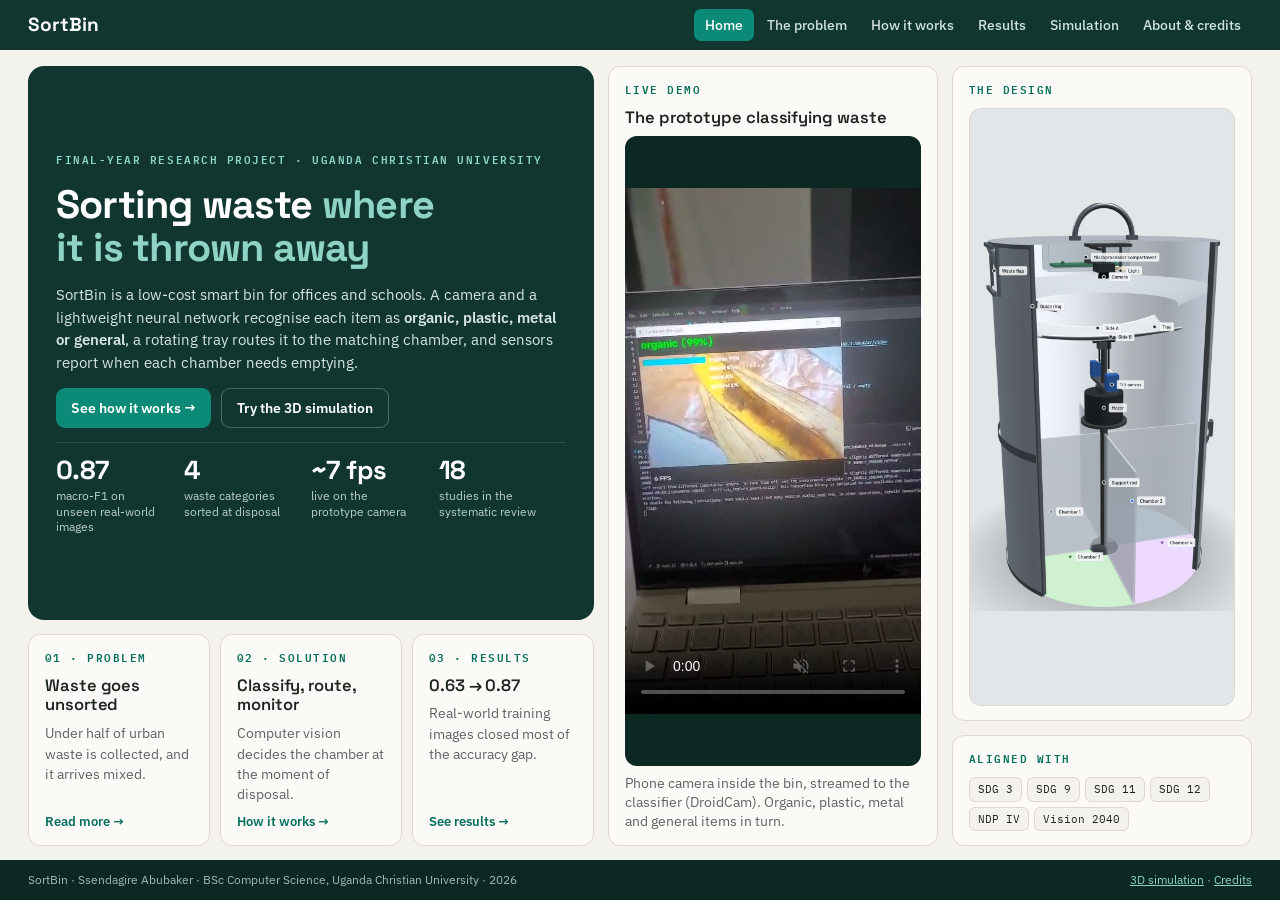
<file: index.html>
<!doctype html>
<html lang="en">
<head>
<meta charset="utf-8">
<meta name="viewport" content="width=device-width, initial-scale=1">
<title>Home · SortBin</title>
<meta name="description" content="SortBin: a low-cost smart bin that classifies and sorts waste where it is thrown away.">
<link rel="icon" href="data:image/svg+xml,<svg viewBox='0 0 32 32' xmlns='http://www.w3.org/2000/svg'><rect x='5' y='4' width='22' height='26' rx='5' fill='%230b8a78'/><circle cx='12' cy='13' r='3.2' fill='%234d8f3c' stroke='%23fff' stroke-width='1.2'/><circle cx='20' cy='13' r='3.2' fill='%233a7bd5' stroke='%23fff' stroke-width='1.2'/><circle cx='12' cy='21' r='3.2' fill='%23b07a2a' stroke='%23fff' stroke-width='1.2'/><circle cx='20' cy='21' r='3.2' fill='%238e5bb5' stroke='%23fff' stroke-width='1.2'/></svg>">
<link rel="preconnect" href="https://fonts.googleapis.com"><link rel="preconnect" href="https://fonts.gstatic.com" crossorigin><link href="https://fonts.googleapis.com/css2?family=IBM+Plex+Mono:wght@500;600&family=IBM+Plex+Sans:ital,wght@0,400;0,500;0,600;1,400&family=Space+Grotesk:wght@500;600;700&display=swap" rel="stylesheet">
<link rel="stylesheet" href="style.css">
</head>
<body class="fit">
<header class="nav"><div class="in">
  <a class="brand" href="index.html">SortBin</a>
  <nav class="links" aria-label="Main"><a href="index.html" aria-current="page">Home</a><a href="problem.html">The problem</a><a href="solution.html">How it works</a><a href="results.html">Results</a><a href="simulation.html">Simulation</a><a href="about.html">About & credits</a></nav>
</div></header>
<main>

<div class="grid cols-home">
  <div class="stack">
    <section class="hero">
      <div class="eyebrow">Final-year research project · Uganda Christian University</div>
      <h1>Sorting waste <em>where it is thrown away</em></h1>
      <p class="lead">SortBin is a low-cost smart bin for offices and schools. A camera and a lightweight neural network recognise each item as <b>organic, plastic, metal or general</b>, a rotating tray routes it to the matching chamber, and sensors report when each chamber needs emptying.</p>
      <div class="btns"><a class="btn primary" href="solution.html">See how it works →</a><a class="btn ghost" href="simulation.html">Try the 3D simulation</a></div>
      <div class="kn">
        <div><div class="n">0.87</div><div class="t">macro-F1 on unseen real-world images</div></div>
        <div><div class="n">4</div><div class="t">waste categories sorted at disposal</div></div>
        <div><div class="n">~7 fps</div><div class="t">live on the prototype camera</div></div>
        <div><div class="n">18</div><div class="t">studies in the systematic review</div></div>
      </div>
    </section>
    <div class="row3">
      <a class="panel card" href="problem.html"><div class="kick">01 · Problem</div><h2>Waste goes unsorted</h2><p class="muted">Under half of urban waste is collected, and it arrives mixed.</p><span class="more">Read more →</span></a>
      <a class="panel card" href="solution.html"><div class="kick">02 · Solution</div><h2>Classify, route, monitor</h2><p class="muted">Computer vision decides the chamber at the moment of disposal.</p><span class="more">How it works →</span></a>
      <a class="panel card" href="results.html"><div class="kick">03 · Results</div><h2>0.63 → 0.87</h2><p class="muted">Real-world training images closed most of the accuracy gap.</p><span class="more">See results →</span></a>
    </div>
  </div>
  <section class="panel">
    <div class="kick">Live demo</div><h2>The prototype classifying waste</h2>
    <div class="vid"><video controls muted playsinline preload="metadata" poster="assets/demo_poster.jpg" width="478" height="850"><source src="assets/demo.mp4" type="video/mp4">Your browser cannot play this video.</video></div>
    <p class="vidcap">Phone camera inside the bin, streamed to the classifier (DroidCam). Organic, plastic, metal and general items in turn.</p>
  </section>
  <div class="stack">
    <figure class="panel" style="flex:1"><div class="kick">The design</div><div class="cutfig"><img src="assets/sim_cutaway.jpg" alt="Cutaway of the SortBin design" width="900" height="1394"></div></figure>
    <section class="panel"><div class="kick">Aligned with</div><div class="chips"><span class="chip">SDG 3</span><span class="chip">SDG 9</span><span class="chip">SDG 11</span><span class="chip">SDG 12</span><span class="chip">NDP IV</span><span class="chip">Vision 2040</span></div></section>
  </div>
</div>

</main>
<footer class="site"><div class="in">
  <span>SortBin · Ssendagire Abubaker · BSc Computer Science, Uganda Christian University · 2026</span>
  <span><a href="simulation.html">3D simulation</a> · <a href="about.html">Credits</a></span>
</div></footer>
<script>
document.querySelectorAll('[data-tabs]').forEach(function(g){
  var btns=[].slice.call(g.querySelectorAll('[role=tab]'));
  btns.forEach(function(b,i){
    b.addEventListener('click',function(){select(i)});
    b.addEventListener('keydown',function(e){
      if(e.key==='ArrowRight'){select((i+1)%btns.length);btns[(i+1)%btns.length].focus()}
      if(e.key==='ArrowLeft'){select((i-1+btns.length)%btns.length);btns[(i-1+btns.length)%btns.length].focus()}
    });
  });
  function select(i){btns.forEach(function(x,j){x.setAttribute('aria-selected',j===i);x.tabIndex=j===i?0:-1;
    document.getElementById(x.getAttribute('aria-controls')).hidden=j!==i;});}
});
</script>
</body>
</html>
</file>
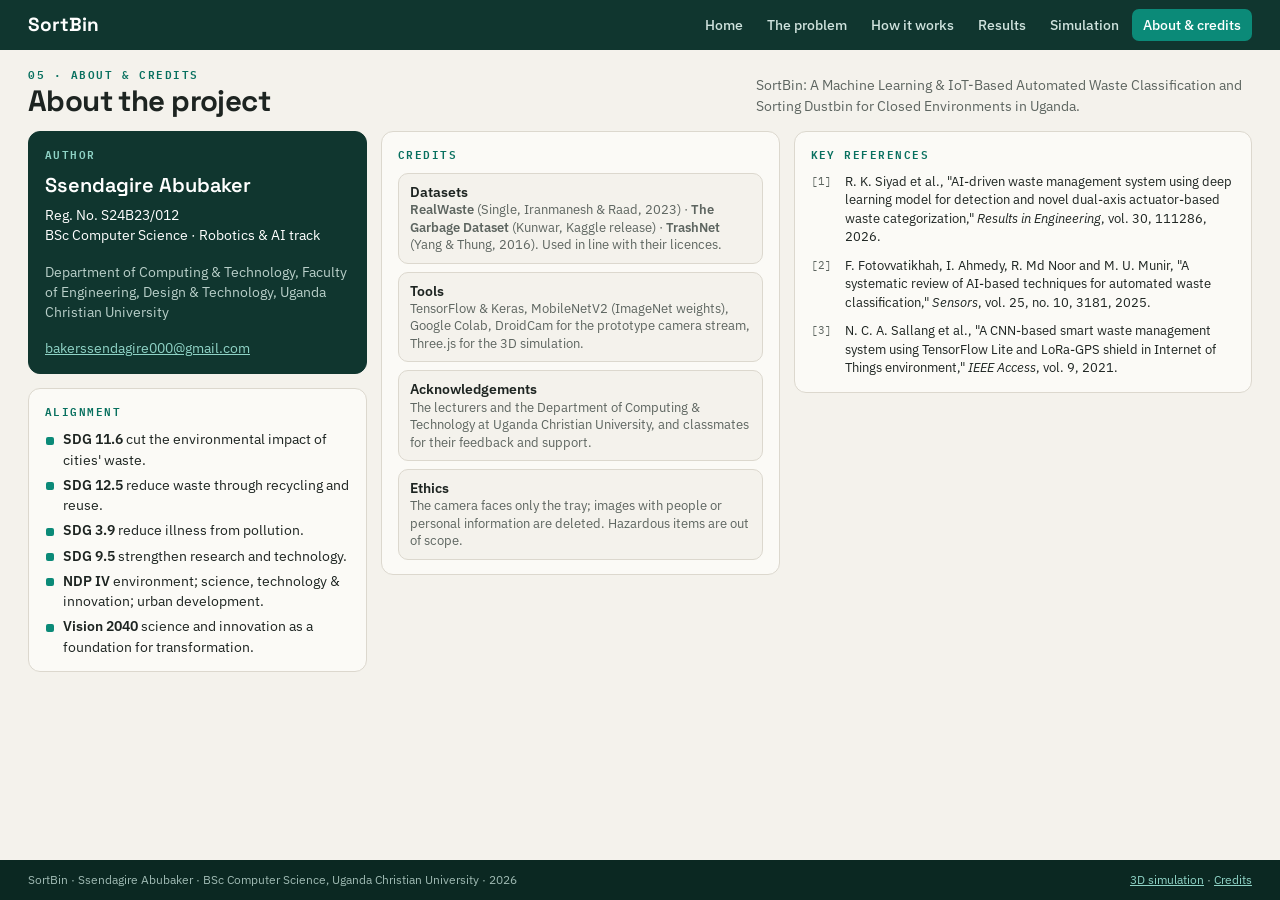
<file: about.html>
<!doctype html>
<html lang="en">
<head>
<meta charset="utf-8">
<meta name="viewport" content="width=device-width, initial-scale=1">
<title>About & credits · SortBin</title>
<meta name="description" content="About the SortBin project, credits and references.">
<link rel="icon" href="data:image/svg+xml,<svg viewBox='0 0 32 32' xmlns='http://www.w3.org/2000/svg'><rect x='5' y='4' width='22' height='26' rx='5' fill='%230b8a78'/><circle cx='12' cy='13' r='3.2' fill='%234d8f3c' stroke='%23fff' stroke-width='1.2'/><circle cx='20' cy='13' r='3.2' fill='%233a7bd5' stroke='%23fff' stroke-width='1.2'/><circle cx='12' cy='21' r='3.2' fill='%23b07a2a' stroke='%23fff' stroke-width='1.2'/><circle cx='20' cy='21' r='3.2' fill='%238e5bb5' stroke='%23fff' stroke-width='1.2'/></svg>">
<link rel="preconnect" href="https://fonts.googleapis.com"><link rel="preconnect" href="https://fonts.gstatic.com" crossorigin><link href="https://fonts.googleapis.com/css2?family=IBM+Plex+Mono:wght@500;600&family=IBM+Plex+Sans:ital,wght@0,400;0,500;0,600;1,400&family=Space+Grotesk:wght@500;600;700&display=swap" rel="stylesheet">
<link rel="stylesheet" href="style.css">
</head>
<body class="fit">
<header class="nav"><div class="in">
  <a class="brand" href="index.html">SortBin</a>
  <nav class="links" aria-label="Main"><a href="index.html">Home</a><a href="problem.html">The problem</a><a href="solution.html">How it works</a><a href="results.html">Results</a><a href="simulation.html">Simulation</a><a href="about.html" aria-current="page">About & credits</a></nav>
</div></header>
<main>
<div class="titlebar"><div><div class="eyebrow">05 · About & credits</div><h1>About the project</h1></div><p class="lead">SortBin: A Machine Learning &amp; IoT-Based Automated Waste Classification and Sorting Dustbin for Closed Environments in Uganda.</p></div>
<div class="grid cols-about">
  <div class="stack">
    <section class="panel dark">
      <div class="kick">Author</div>
      <h2 style="font-size:20px">Ssendagire Abubaker</h2>
      <p>Reg. No. S24B23/012<br>BSc Computer Science · Robotics &amp; AI track</p>
      <p class="muted">Department of Computing &amp; Technology, Faculty of Engineering, Design &amp; Technology, Uganda Christian University</p>
      <p><a href="mailto:bakerssendagire000@gmail.com" style="color:var(--mint)">bakerssendagire000@gmail.com</a></p>
    </section>
    <section class="panel">
      <div class="kick">Alignment</div>
      <ul class="dots">
        <li><b>SDG 11.6</b> cut the environmental impact of cities' waste.</li>
        <li><b>SDG 12.5</b> reduce waste through recycling and reuse.</li>
        <li><b>SDG 3.9</b> reduce illness from pollution.</li>
        <li><b>SDG 9.5</b> strengthen research and technology.</li>
        <li><b>NDP IV</b> environment; science, technology &amp; innovation; urban development.</li>
        <li><b>Vision 2040</b> science and innovation as a foundation for transformation.</li>
      </ul>
    </section>
  </div>
  <section class="panel">
    <div class="kick">Credits</div>
    <div class="mini"><h3>Datasets</h3><p><b>RealWaste</b> (Single, Iranmanesh &amp; Raad, 2023) · <b>The Garbage Dataset</b> (Kunwar, Kaggle release) · <b>TrashNet</b> (Yang &amp; Thung, 2016). Used in line with their licences.</p></div>
    <div class="mini"><h3>Tools</h3><p>TensorFlow &amp; Keras, MobileNetV2 (ImageNet weights), Google Colab, DroidCam for the prototype camera stream, Three.js for the 3D simulation.</p></div>
    <div class="mini"><h3>Acknowledgements</h3><p>The lecturers and the Department of Computing &amp; Technology at Uganda Christian University, and classmates for their feedback and support.</p></div>
    <div class="mini"><h3>Ethics</h3><p>The camera faces only the tray; images with people or personal information are deleted. Hazardous items are out of scope.</p></div>
  </section>
  <section class="panel" id="references">
    <div class="kick">Key references</div>
    <ol class="refs"><li><span>[1]</span><span>R. K. Siyad et al., "AI-driven waste management system using deep learning model for detection and novel dual-axis actuator-based waste categorization," <i>Results in Engineering</i>, vol. 30, 111286, 2026.</span></li><li><span>[2]</span><span>F. Fotovvatikhah, I. Ahmedy, R. Md Noor and M. U. Munir, "A systematic review of AI-based techniques for automated waste classification," <i>Sensors</i>, vol. 25, no. 10, 3181, 2025.</span></li><li><span>[3]</span><span>N. C. A. Sallang et al., "A CNN-based smart waste management system using TensorFlow Lite and LoRa-GPS shield in Internet of Things environment," <i>IEEE Access</i>, vol. 9, 2021.</span></li></ol>
  </section>
</div>

</main>
<footer class="site"><div class="in">
  <span>SortBin · Ssendagire Abubaker · BSc Computer Science, Uganda Christian University · 2026</span>
  <span><a href="simulation.html">3D simulation</a> · <a href="about.html">Credits</a></span>
</div></footer>
<script>
document.querySelectorAll('[data-tabs]').forEach(function(g){
  var btns=[].slice.call(g.querySelectorAll('[role=tab]'));
  btns.forEach(function(b,i){
    b.addEventListener('click',function(){select(i)});
    b.addEventListener('keydown',function(e){
      if(e.key==='ArrowRight'){select((i+1)%btns.length);btns[(i+1)%btns.length].focus()}
      if(e.key==='ArrowLeft'){select((i-1+btns.length)%btns.length);btns[(i-1+btns.length)%btns.length].focus()}
    });
  });
  function select(i){btns.forEach(function(x,j){x.setAttribute('aria-selected',j===i);x.tabIndex=j===i?0:-1;
    document.getElementById(x.getAttribute('aria-controls')).hidden=j!==i;});}
});
</script>
</body>
</html>
</file>
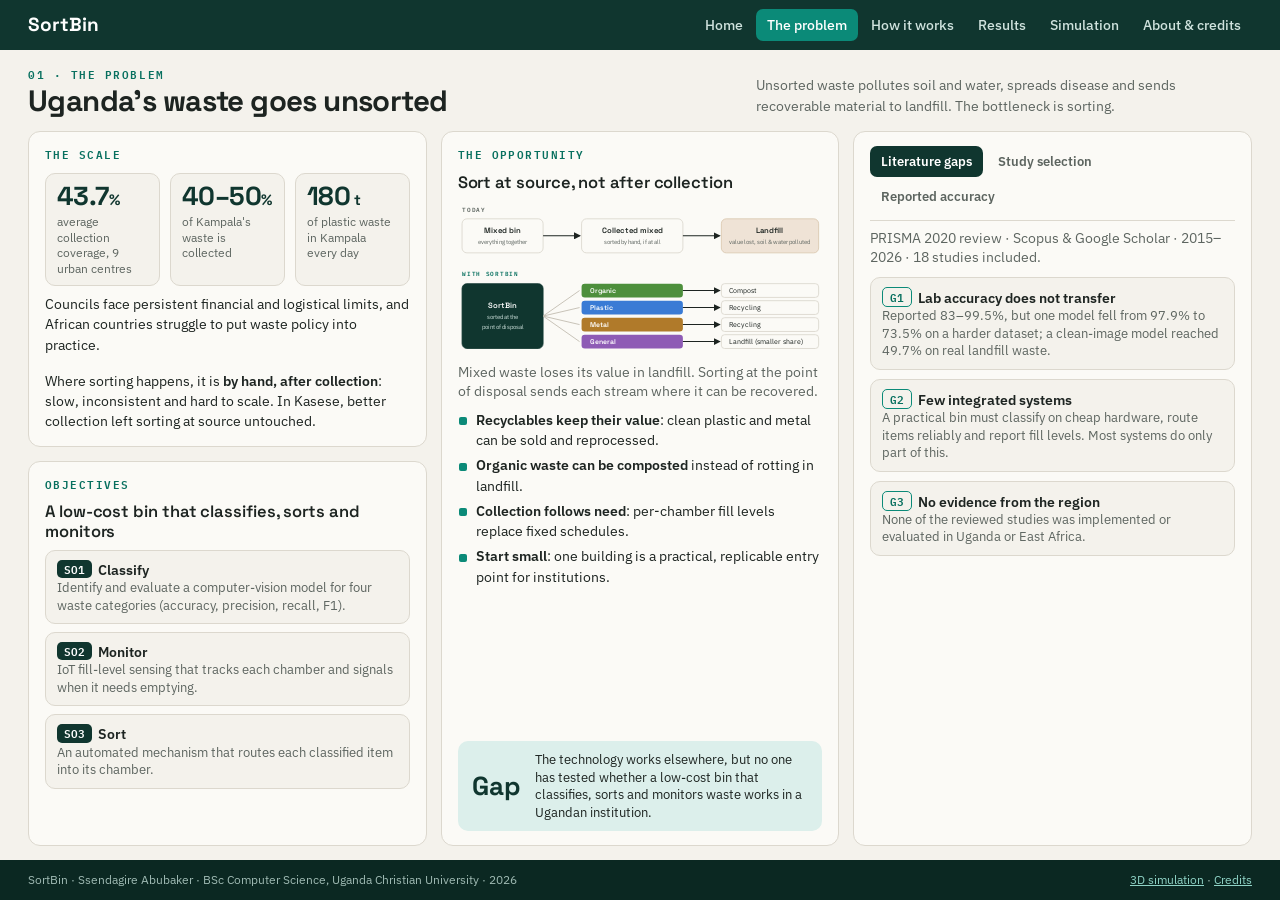
<file: problem.html>
<!doctype html>
<html lang="en">
<head>
<meta charset="utf-8">
<meta name="viewport" content="width=device-width, initial-scale=1">
<title>The problem · SortBin</title>
<meta name="description" content="Why waste in Uganda goes unsorted, and what the literature says about smart bins.">
<link rel="icon" href="data:image/svg+xml,<svg viewBox='0 0 32 32' xmlns='http://www.w3.org/2000/svg'><rect x='5' y='4' width='22' height='26' rx='5' fill='%230b8a78'/><circle cx='12' cy='13' r='3.2' fill='%234d8f3c' stroke='%23fff' stroke-width='1.2'/><circle cx='20' cy='13' r='3.2' fill='%233a7bd5' stroke='%23fff' stroke-width='1.2'/><circle cx='12' cy='21' r='3.2' fill='%23b07a2a' stroke='%23fff' stroke-width='1.2'/><circle cx='20' cy='21' r='3.2' fill='%238e5bb5' stroke='%23fff' stroke-width='1.2'/></svg>">
<link rel="preconnect" href="https://fonts.googleapis.com"><link rel="preconnect" href="https://fonts.gstatic.com" crossorigin><link href="https://fonts.googleapis.com/css2?family=IBM+Plex+Mono:wght@500;600&family=IBM+Plex+Sans:ital,wght@0,400;0,500;0,600;1,400&family=Space+Grotesk:wght@500;600;700&display=swap" rel="stylesheet">
<link rel="stylesheet" href="style.css">
</head>
<body class="fit">
<header class="nav"><div class="in">
  <a class="brand" href="index.html">SortBin</a>
  <nav class="links" aria-label="Main"><a href="index.html">Home</a><a href="problem.html" aria-current="page">The problem</a><a href="solution.html">How it works</a><a href="results.html">Results</a><a href="simulation.html">Simulation</a><a href="about.html">About & credits</a></nav>
</div></header>
<main>
<div class="titlebar"><div><div class="eyebrow">01 · The problem</div><h1>Uganda's waste goes unsorted</h1></div><p class="lead">Unsorted waste pollutes soil and water, spreads disease and sends recoverable material to landfill. The bottleneck is sorting.</p></div>
<div class="grid cols-3">
  <div class="stack">
    <section class="panel">
      <div class="kick">The scale</div>
      <div class="row3">
        <div class="mini stat"><div class="n">43.7<small>%</small></div><p>average collection coverage, 9 urban centres</p></div>
        <div class="mini stat"><div class="n">40–50<small>%</small></div><p>of Kampala's waste is collected</p></div>
        <div class="mini stat"><div class="n">180<small> t</small></div><p>of plastic waste in Kampala every day</p></div>
      </div>
      <p>Councils face persistent financial and logistical limits, and African countries struggle to put waste policy into practice.</p>
      <p>Where sorting happens, it is <b>by hand, after collection</b>: slow, inconsistent and hard to scale. In Kasese, better collection left sorting at source untouched.</p>
    </section>
    <section class="panel grow">
      <div class="kick">Objectives</div>
      <h2>A low-cost bin that classifies, sorts and monitors</h2>
      <div class="mini"><h3><span class="id">SO1</span>Classify</h3><p>Identify and evaluate a computer-vision model for four waste categories (accuracy, precision, recall, F1).</p></div>
      <div class="mini"><h3><span class="id">SO2</span>Monitor</h3><p>IoT fill-level sensing that tracks each chamber and signals when it needs emptying.</p></div>
      <div class="mini"><h3><span class="id">SO3</span>Sort</h3><p>An automated mechanism that routes each classified item into its chamber.</p></div>
    </section>
  </div>
  <section class="panel">
    <div class="kick">The opportunity</div>
    <h2>Sort at source, not after collection</h2>
    <svg viewBox="0 0 900 380" class="chart" role="img" aria-label="Today mixed waste goes to landfill; with SortBin each stream goes to compost, recycling or landfill"><defs><marker id="arr" viewBox="0 0 10 10" refX="8" refY="5" markerWidth="7" markerHeight="7" orient="auto-start-reverse"><path d="M0,0 L10,5 L0,10 z" fill="#1d2421"/></marker></defs><text x="10" y="28" class="dhead" style="font-family:IBM Plex Mono,monospace;font-size:15px;letter-spacing:.12em;fill:#5d6560">TODAY</text><rect x="10" y="44" width="200" height="84" rx="12" fill="#fbfaf6" stroke="#d9d5cb" stroke-width="2"/><text x="110.0" y="79.0" text-anchor="middle" class="dhead">Mixed bin</text><text x="110.0" y="105.0" text-anchor="middle" class="dsub">everything together</text><line x1="210" y1="86" x2="300" y2="86" stroke="#1d2421" stroke-width="2.5" marker-end="url(#arr)"/><rect x="305" y="44" width="250" height="84" rx="12" fill="#fbfaf6" stroke="#d9d5cb" stroke-width="2"/><text x="430.0" y="79.0" text-anchor="middle" class="dhead">Collected mixed</text><text x="430.0" y="105.0" text-anchor="middle" class="dsub">sorted by hand, if at all</text><line x1="555" y1="86" x2="645" y2="86" stroke="#1d2421" stroke-width="2.5" marker-end="url(#arr)"/><rect x="650" y="44" width="240" height="84" rx="12" fill="#efe3d6" stroke="#d9c6ae" stroke-width="2"/><text x="770.0" y="79.0" text-anchor="middle" class="dhead">Landfill</text><text x="770.0" y="105.0" text-anchor="middle" class="dsub">value lost, soil & water polluted</text><text x="10" y="186" class="dhead" style="font-family:IBM Plex Mono,monospace;font-size:15px;letter-spacing:.12em;fill:#08705f">WITH SORTBIN</text><rect x="10" y="204" width="200" height="160" rx="12" fill="#10362f" stroke="#10362f" stroke-width="2"/><text x="110.0" y="264.0" text-anchor="middle" class="dhead" style="fill:#fff">SortBin</text><text x="110.0" y="290.0" text-anchor="middle" class="dsub" style="fill:#cfe2dd">sorted at the</text><text x="110.0" y="316.0" text-anchor="middle" class="dsub" style="fill:#cfe2dd">point of disposal</text><rect x="305" y="204" width="250" height="34" rx="8" fill="#4d8f3c"/><text x="325" y="227" class="dhead" style="fill:#fff;font-size:17px">Organic</text><line x1="210" y1="284" x2="300" y2="221" stroke="#bdb7aa" stroke-width="2"/><line x1="555" y1="221" x2="645" y2="221" stroke="#1d2421" stroke-width="2.5" marker-end="url(#arr)"/><rect x="650" y="204" width="240" height="34" rx="8" fill="#fbfaf6" stroke="#d9d5cb" stroke-width="2"/><text x="668" y="227" class="dlab" style="font-size:17px">Compost</text><rect x="305" y="246" width="250" height="34" rx="8" fill="#3a7bd5"/><text x="325" y="269" class="dhead" style="fill:#fff;font-size:17px">Plastic</text><line x1="210" y1="284" x2="300" y2="263" stroke="#bdb7aa" stroke-width="2"/><line x1="555" y1="263" x2="645" y2="263" stroke="#1d2421" stroke-width="2.5" marker-end="url(#arr)"/><rect x="650" y="246" width="240" height="34" rx="8" fill="#fbfaf6" stroke="#d9d5cb" stroke-width="2"/><text x="668" y="269" class="dlab" style="font-size:17px">Recycling</text><rect x="305" y="288" width="250" height="34" rx="8" fill="#b07a2a"/><text x="325" y="311" class="dhead" style="fill:#fff;font-size:17px">Metal</text><line x1="210" y1="284" x2="300" y2="305" stroke="#bdb7aa" stroke-width="2"/><line x1="555" y1="305" x2="645" y2="305" stroke="#1d2421" stroke-width="2.5" marker-end="url(#arr)"/><rect x="650" y="288" width="240" height="34" rx="8" fill="#fbfaf6" stroke="#d9d5cb" stroke-width="2"/><text x="668" y="311" class="dlab" style="font-size:17px">Recycling</text><rect x="305" y="330" width="250" height="34" rx="8" fill="#8e5bb5"/><text x="325" y="353" class="dhead" style="fill:#fff;font-size:17px">General</text><line x1="210" y1="284" x2="300" y2="347" stroke="#bdb7aa" stroke-width="2"/><line x1="555" y1="347" x2="645" y2="347" stroke="#1d2421" stroke-width="2.5" marker-end="url(#arr)"/><rect x="650" y="330" width="240" height="34" rx="8" fill="#fbfaf6" stroke="#d9d5cb" stroke-width="2"/><text x="668" y="353" class="dlab" style="font-size:17px">Landfill (smaller share)</text></svg>
    <p class="small muted">Mixed waste loses its value in landfill. Sorting at the point of disposal sends each stream where it can be recovered.</p>
    <ul class="dots">
      <li><b>Recyclables keep their value</b>: clean plastic and metal can be sold and reprocessed.</li>
      <li><b>Organic waste can be composted</b> instead of rotting in landfill.</li>
      <li><b>Collection follows need</b>: per-chamber fill levels replace fixed schedules.</li>
      <li><b>Start small</b>: one building is a practical, replicable entry point for institutions.</li>
    </ul>
    <div class="callout" style="margin-top:auto"><div class="n">Gap</div><p>The technology works elsewhere, but no one has tested whether a low-cost bin that classifies, sorts and monitors waste works in a Ugandan institution.</p></div>
  </section>
  <div class="panel grow" data-tabs><div class="tabs" role="tablist"><button role="tab" id="lit-t0" aria-controls="lit-p0" aria-selected="true">Literature gaps</button><button role="tab" id="lit-t1" aria-controls="lit-p1" aria-selected="false" tabindex="-1">Study selection</button><button role="tab" id="lit-t2" aria-controls="lit-p2" aria-selected="false" tabindex="-1">Reported accuracy</button></div><div class="tabpanel" role="tabpanel" id="lit-p0" aria-labelledby="lit-t0"><p class="small muted">PRISMA 2020 review · Scopus &amp; Google Scholar · 2015–2026 · 18 studies included.</p>
<div class="mini"><h3><span class="id o">G1</span>Lab accuracy does not transfer</h3><p>Reported 83–99.5%, but one model fell from 97.9% to 73.5% on a harder dataset; a clean-image model reached 49.7% on real landfill waste.</p></div>
<div class="mini"><h3><span class="id o">G2</span>Few integrated systems</h3><p>A practical bin must classify on cheap hardware, route items reliably and report fill levels. Most systems do only part of this.</p></div>
<div class="mini"><h3><span class="id o">G3</span>No evidence from the region</h3><p>None of the reviewed studies was implemented or evaluated in Uganda or East Africa.</p></div>
</div><div class="tabpanel" role="tabpanel" id="lit-p1" aria-labelledby="lit-t1" hidden><svg viewBox="0 0 700 272" class="chart" role="img" aria-label="PRISMA flow: 91 records to 18 included studies"><rect x="0.0" y="0" width="700.0" height="58" rx="8" fill="#e4e0d6"/><text x="22.0" y="42" class="pnum" fill="#1d2421">91</text><text x="92.0" y="38" class="plab" fill="#1d2421">Records identified<tspan class="psub" dx="14">Scopus 61 · Google Scholar 30</tspan></text><rect x="49.0" y="68" width="602.0" height="58" rx="8" fill="#d6d1c4"/><text x="71.0" y="110" class="pnum" fill="#1d2421">77</text><text x="141.0" y="106" class="plab" fill="#1d2421">Screened<tspan class="psub" dx="14">after 14 duplicates removed</tspan></text><rect x="147.0" y="136" width="406.0" height="58" rx="8" fill="#2f5a51"/><text x="169.0" y="178" class="pnum" fill="#fff">29</text><text x="239.0" y="174" class="plab" fill="#fff">Full text assessed</text><rect x="196.0" y="204" width="308.0" height="58" rx="8" fill="#10362f"/><text x="218.0" y="246" class="pnum" fill="#fff">18</text><text x="288.0" y="242" class="plab" fill="#fff">Studies included</text></svg><p class="small muted">91 records identified, 14 duplicates removed, 77 screened, 29 assessed, 18 included.</p></div><div class="tabpanel" role="tabpanel" id="lit-p2" aria-labelledby="lit-t2" hidden><div class="tablewrap"><table>
<thead><tr><th>Study</th><th>Model</th><th class="num">Result</th></tr></thead><tbody>
<tr><td>Suneeram et al.<td>ResNet50</td><td class="num">92.8%</td></tr>
<tr><td>Shah et al.<td>Xception</td><td class="num">94.4%</td></tr>
<tr><td>Praveen et al.<td>ConvNeXt-Tiny</td><td class="num">95.83%</td></tr>
<tr><td>Solanki et al.<td>MobileNet-Xception</td><td class="num">83%</td></tr>
<tr><td>Hole et al.<td>EfficientNetV2-B2</td><td class="num">93.4%</td></tr>
<tr><td>Azhar et al.<td>ResNet-MobileNet</td><td class="num">97.9 / 73.5%</td></tr>
<tr><td>Al Noman et al.<td>YOLOv8</td><td class="num">93.41% mAP</td></tr>
<tr><td>Siyad et al.<td>YOLOv11n</td><td class="num">90.17% mAP</td></tr>
<tr><td>Ishaque &amp; Florence<td>YOLOv3-ResNet50</td><td class="num">98.88%</td></tr>
<tr><td>Reddy et al.<td>Multimodal AI</td><td class="num">96.3%</td></tr>
<tr><td>Reji et al.<td>Swin Transformer V2</td><td class="num">99.52%</td></tr>
</tbody></table></div><p class="small muted">Not directly comparable: datasets, classes and metrics differ.</p></div></div>
</div>

</main>
<footer class="site"><div class="in">
  <span>SortBin · Ssendagire Abubaker · BSc Computer Science, Uganda Christian University · 2026</span>
  <span><a href="simulation.html">3D simulation</a> · <a href="about.html">Credits</a></span>
</div></footer>
<script>
document.querySelectorAll('[data-tabs]').forEach(function(g){
  var btns=[].slice.call(g.querySelectorAll('[role=tab]'));
  btns.forEach(function(b,i){
    b.addEventListener('click',function(){select(i)});
    b.addEventListener('keydown',function(e){
      if(e.key==='ArrowRight'){select((i+1)%btns.length);btns[(i+1)%btns.length].focus()}
      if(e.key==='ArrowLeft'){select((i-1+btns.length)%btns.length);btns[(i-1+btns.length)%btns.length].focus()}
    });
  });
  function select(i){btns.forEach(function(x,j){x.setAttribute('aria-selected',j===i);x.tabIndex=j===i?0:-1;
    document.getElementById(x.getAttribute('aria-controls')).hidden=j!==i;});}
});
</script>
</body>
</html>
</file>
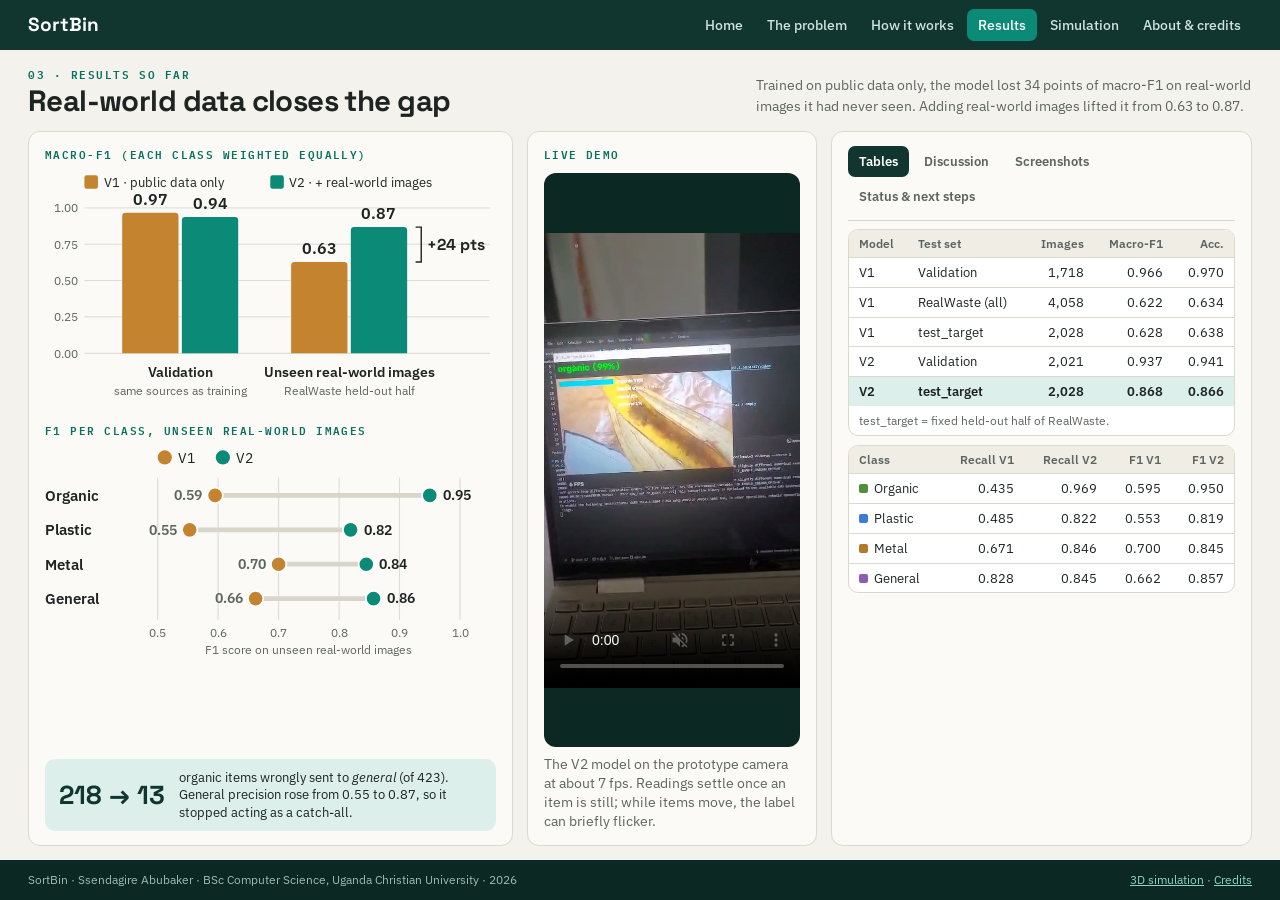
<file: results.html>
<!doctype html>
<html lang="en">
<head>
<meta charset="utf-8">
<meta name="viewport" content="width=device-width, initial-scale=1">
<title>Results · SortBin</title>
<meta name="description" content="Classifier results: 0.87 macro-F1 on unseen real-world waste images.">
<link rel="icon" href="data:image/svg+xml,<svg viewBox='0 0 32 32' xmlns='http://www.w3.org/2000/svg'><rect x='5' y='4' width='22' height='26' rx='5' fill='%230b8a78'/><circle cx='12' cy='13' r='3.2' fill='%234d8f3c' stroke='%23fff' stroke-width='1.2'/><circle cx='20' cy='13' r='3.2' fill='%233a7bd5' stroke='%23fff' stroke-width='1.2'/><circle cx='12' cy='21' r='3.2' fill='%23b07a2a' stroke='%23fff' stroke-width='1.2'/><circle cx='20' cy='21' r='3.2' fill='%238e5bb5' stroke='%23fff' stroke-width='1.2'/></svg>">
<link rel="preconnect" href="https://fonts.googleapis.com"><link rel="preconnect" href="https://fonts.gstatic.com" crossorigin><link href="https://fonts.googleapis.com/css2?family=IBM+Plex+Mono:wght@500;600&family=IBM+Plex+Sans:ital,wght@0,400;0,500;0,600;1,400&family=Space+Grotesk:wght@500;600;700&display=swap" rel="stylesheet">
<link rel="stylesheet" href="style.css">
</head>
<body class="fit">
<header class="nav"><div class="in">
  <a class="brand" href="index.html">SortBin</a>
  <nav class="links" aria-label="Main"><a href="index.html">Home</a><a href="problem.html">The problem</a><a href="solution.html">How it works</a><a href="results.html" aria-current="page">Results</a><a href="simulation.html">Simulation</a><a href="about.html">About & credits</a></nav>
</div></header>
<main>
<div class="titlebar"><div><div class="eyebrow">03 · Results so far</div><h1>Real-world data closes the gap</h1></div><p class="lead">Trained on public data only, the model lost 34 points of macro-F1 on real-world images it had never seen. Adding real-world images lifted it from 0.63 to 0.87.</p></div>
<div class="grid cols-res">
  <section class="panel">
    <div class="kick">Macro-F1 (each class weighted equally)</div>
    <svg viewBox="0 0 800 420" class="chart" role="img" aria-label="Macro-F1 of version 1 and version 2 on validation and on unseen real-world images"><line x1="70" x2="790" y1="320" y2="320" stroke="#d9d5cb" stroke-width="2"/><text x="58" y="328" text-anchor="end" class="ax">0.00</text><line x1="70" x2="790" y1="255.5" y2="255.5" stroke="#d9d5cb" stroke-width="1.5"/><text x="58" y="263.5" text-anchor="end" class="ax">0.25</text><line x1="70" x2="790" y1="191.0" y2="191.0" stroke="#d9d5cb" stroke-width="1.5"/><text x="58" y="199.0" text-anchor="end" class="ax">0.50</text><line x1="70" x2="790" y1="126.5" y2="126.5" stroke="#d9d5cb" stroke-width="1.5"/><text x="58" y="134.5" text-anchor="end" class="ax">0.75</text><line x1="70" x2="790" y1="62" y2="62" stroke="#d9d5cb" stroke-width="1.5"/><text x="58" y="70" text-anchor="end" class="ax">1.00</text><path d="M137,320 V76.77200000000002 Q137,70.77200000000002 143,70.77200000000002 H231 Q237,70.77200000000002 237,76.77200000000002 V320 Z" fill="#c4842f"><title>V1 · Validation: macro-F1 0.966</title></path><text x="187.0" y="56.77200000000002" text-anchor="middle" class="val">0.97</text><path d="M243,320 V84.25399999999999 Q243,78.25399999999999 249,78.25399999999999 H337 Q343,78.25399999999999 343,84.25399999999999 V320 Z" fill="#0b8a78"><title>V2 · Validation: macro-F1 0.937</title></path><text x="293.0" y="64.25399999999999" text-anchor="middle" class="val">0.94</text><text x="240" y="362" text-anchor="middle" class="grp">Validation</text><text x="240" y="394" text-anchor="middle" class="ax">same sources as training</text><path d="M437,320 V163.976 Q437,157.976 443,157.976 H531 Q537,157.976 537,163.976 V320 Z" fill="#c4842f"><title>V1 · Unseen real-world images: macro-F1 0.628</title></path><text x="487.0" y="143.976" text-anchor="middle" class="val">0.63</text><path d="M543,320 V102.05600000000001 Q543,96.05600000000001 549,96.05600000000001 H637 Q643,96.05600000000001 643,102.05600000000001 V320 Z" fill="#0b8a78"><title>V2 · Unseen real-world images: macro-F1 0.868</title></path><text x="593.0" y="82.05600000000001" text-anchor="middle" class="val">0.87</text><text x="540" y="362" text-anchor="middle" class="grp">Unseen real-world images</text><text x="540" y="394" text-anchor="middle" class="ax">RealWaste held-out half</text><path d="M658,157.976 h10 V96.05600000000001 h-10" fill="none" stroke="#1d2421" stroke-width="2.5"/><text x="678" y="136.01600000000002" class="ann">+24 pts</text><rect x="70" y="4" width="24" height="24" rx="4" fill="#c4842f"/><text x="104" y="25" class="leg">V1 · public data only</text><rect x="400" y="4" width="24" height="24" rx="4" fill="#0b8a78"/><text x="434" y="25" class="leg">V2 · + real-world images</text></svg>
    <div class="kick" style="margin-top:4px">F1 per class, unseen real-world images</div>
    <svg viewBox="0 0 760 350" class="chart" role="img" aria-label="Per-class F1, V1 versus V2, on unseen real-world images"><line x1="190.0" x2="190.0" y1="50" y2="290" stroke="#d9d5cb" stroke-width="1.5"/><text x="190.0" y="318" text-anchor="middle" class="ax">0.5</text><line x1="292.0" x2="292.0" y1="50" y2="290" stroke="#d9d5cb" stroke-width="1.5"/><text x="292.0" y="318" text-anchor="middle" class="ax">0.6</text><line x1="393.99999999999994" x2="393.99999999999994" y1="50" y2="290" stroke="#d9d5cb" stroke-width="1.5"/><text x="393.99999999999994" y="318" text-anchor="middle" class="ax">0.7</text><line x1="496.00000000000006" x2="496.00000000000006" y1="50" y2="290" stroke="#d9d5cb" stroke-width="1.5"/><text x="496.00000000000006" y="318" text-anchor="middle" class="ax">0.8</text><line x1="598.0" x2="598.0" y1="50" y2="290" stroke="#d9d5cb" stroke-width="1.5"/><text x="598.0" y="318" text-anchor="middle" class="ax">0.9</text><line x1="700.0" x2="700.0" y1="50" y2="290" stroke="#d9d5cb" stroke-width="1.5"/><text x="700.0" y="318" text-anchor="middle" class="ax">1.0</text><text x="0" y="89" class="grp">Organic</text><line x1="286.9" x2="649.0" y1="80" y2="80" stroke="#d9d5cb" stroke-width="8" stroke-linecap="round"/><circle cx="286.9" cy="80" r="13" fill="#c4842f" stroke="#fff" stroke-width="3"><title>Organic · V1 F1 0.595</title></circle><circle cx="649.0" cy="80" r="13" fill="#0b8a78" stroke="#fff" stroke-width="3"><title>Organic · V2 F1 0.950</title></circle><text x="264.9" y="88" text-anchor="end" class="valsm">0.59</text><text x="671.0" y="88" text-anchor="start" class="valsm v2">0.95</text><text x="0" y="147" class="grp">Plastic</text><line x1="244.06000000000006" x2="515.3799999999999" y1="138" y2="138" stroke="#d9d5cb" stroke-width="8" stroke-linecap="round"/><circle cx="244.06000000000006" cy="138" r="13" fill="#c4842f" stroke="#fff" stroke-width="3"><title>Plastic · V1 F1 0.553</title></circle><circle cx="515.3799999999999" cy="138" r="13" fill="#0b8a78" stroke="#fff" stroke-width="3"><title>Plastic · V2 F1 0.819</title></circle><text x="222.06000000000006" y="146" text-anchor="end" class="valsm">0.55</text><text x="537.3799999999999" y="146" text-anchor="start" class="valsm v2">0.82</text><text x="0" y="205" class="grp">Metal</text><line x1="393.99999999999994" x2="541.9" y1="196" y2="196" stroke="#d9d5cb" stroke-width="8" stroke-linecap="round"/><circle cx="393.99999999999994" cy="196" r="13" fill="#c4842f" stroke="#fff" stroke-width="3"><title>Metal · V1 F1 0.700</title></circle><circle cx="541.9" cy="196" r="13" fill="#0b8a78" stroke="#fff" stroke-width="3"><title>Metal · V2 F1 0.845</title></circle><text x="371.99999999999994" y="204" text-anchor="end" class="valsm">0.70</text><text x="563.9" y="204" text-anchor="start" class="valsm v2">0.84</text><text x="0" y="263" class="grp">General</text><line x1="355.24" x2="554.14" y1="254" y2="254" stroke="#d9d5cb" stroke-width="8" stroke-linecap="round"/><circle cx="355.24" cy="254" r="13" fill="#c4842f" stroke="#fff" stroke-width="3"><title>General · V1 F1 0.662</title></circle><circle cx="554.14" cy="254" r="13" fill="#0b8a78" stroke="#fff" stroke-width="3"><title>General · V2 F1 0.857</title></circle><text x="333.24" y="262" text-anchor="end" class="valsm">0.66</text><text x="576.14" y="262" text-anchor="start" class="valsm v2">0.86</text><text x="445.0" y="348" text-anchor="middle" class="ax">F1 score on unseen real-world images</text><circle cx="202" cy="16" r="12" fill="#c4842f"/><text x="224" y="25" class="leg">V1</text><circle cx="300" cy="16" r="12" fill="#0b8a78"/><text x="322" y="25" class="leg">V2</text></svg>
    <div class="callout" style="margin-top:auto"><div class="n">218 → 13</div><p>organic items wrongly sent to <i>general</i> (of 423). General precision rose from 0.55 to 0.87, so it stopped acting as a catch-all.</p></div>
  </section>
  <section class="panel">
    <div class="kick">Live demo</div>
    <div class="vid"><video controls muted playsinline preload="metadata" poster="assets/demo_poster.jpg" width="478" height="850"><source src="assets/demo.mp4" type="video/mp4">Your browser cannot play this video.</video></div>
    <p class="vidcap">The V2 model on the prototype camera at about 7 fps. Readings settle once an item is still; while items move, the label can briefly flicker.</p>
  </section>
  <div class="panel grow" data-tabs><div class="tabs" role="tablist"><button role="tab" id="res-t0" aria-controls="res-p0" aria-selected="true">Tables</button><button role="tab" id="res-t1" aria-controls="res-p1" aria-selected="false" tabindex="-1">Discussion</button><button role="tab" id="res-t2" aria-controls="res-p2" aria-selected="false" tabindex="-1">Screenshots</button><button role="tab" id="res-t3" aria-controls="res-p3" aria-selected="false" tabindex="-1">Status & next steps</button></div><div class="tabpanel" role="tabpanel" id="res-p0" aria-labelledby="res-t0"><div class="tablewrap"><table>
<caption>test_target = fixed held-out half of RealWaste.</caption>
<thead><tr><th>Model</th><th>Test set</th><th class="num">Images</th><th class="num">Macro-F1</th><th class="num">Acc.</th></tr></thead><tbody>
<tr><td>V1</td><td>Validation</td><td class="num">1,718</td><td class="num">0.966</td><td class="num">0.970</td></tr>
<tr><td>V1</td><td>RealWaste (all)</td><td class="num">4,058</td><td class="num">0.622</td><td class="num">0.634</td></tr>
<tr><td>V1</td><td>test_target</td><td class="num">2,028</td><td class="num">0.628</td><td class="num">0.638</td></tr>
<tr><td>V2</td><td>Validation</td><td class="num">2,021</td><td class="num">0.937</td><td class="num">0.941</td></tr>
<tr class="hl"><td>V2</td><td>test_target</td><td class="num">2,028</td><td class="num">0.868</td><td class="num">0.866</td></tr>
</tbody></table></div>
<div class="tablewrap"><table>
<thead><tr><th>Class</th><th class="num">Recall V1</th><th class="num">Recall V2</th><th class="num">F1 V1</th><th class="num">F1 V2</th></tr></thead><tbody>
<tr><td><span class="dot" style="--c:var(--organic)"></span>Organic</td><td class="num">0.435</td><td class="num">0.969</td><td class="num">0.595</td><td class="num">0.950</td></tr>
<tr><td><span class="dot" style="--c:var(--plastic)"></span>Plastic</td><td class="num">0.485</td><td class="num">0.822</td><td class="num">0.553</td><td class="num">0.819</td></tr>
<tr><td><span class="dot" style="--c:var(--metal)"></span>Metal</td><td class="num">0.671</td><td class="num">0.846</td><td class="num">0.700</td><td class="num">0.845</td></tr>
<tr><td><span class="dot" style="--c:var(--general)"></span>General</td><td class="num">0.828</td><td class="num">0.845</td><td class="num">0.662</td><td class="num">0.857</td></tr>
</tbody></table></div></div><div class="tabpanel" role="tabpanel" id="res-p1" aria-labelledby="res-t1" hidden><h3>Why V1 failed: missing appearances, not wrong labels</h3>
<p>V1 predicted <i>general</i> for 56% of RealWaste images, though only 37% were general. Misclassified organic items were mostly <b>garden material</b>; misclassified plastic was <b>crushed, transparent or dirty</b>. The training plastic was clean and intact.</p>
<p>A confidence threshold alone did not fix it: keeping predictions at ≥ 0.9 confidence kept 65% of images at 72.4% accuracy.</p>
<h3>What it means</h3>
<p>Target-setting images recover most of the loss, so SortBin's next dataset comes from <b>the bin's own camera, light and tray</b>.</p>
<p class="small muted"><b>Limitations.</b> V2's score reflects RealWaste photo conditions, not performance inside the bin. Validation scores are optimistic (shared sources). Single training run (±1.5 pts). Plastic is the weakest class.</p></div><div class="tabpanel" role="tabpanel" id="res-p2" aria-labelledby="res-t2" hidden><div class="live"><figure><img src="assets/live_organic.jpg" alt="Organic classified at 99% · banana peel" loading="lazy" width="795" height="599"><div class="tag" style="--c:var(--organic)"><i></i>Organic <span>99% · banana peel</span></div></figure><figure><img src="assets/live_metal.jpg" alt="Metal classified at 98% · tin lid" loading="lazy" width="795" height="599"><div class="tag" style="--c:var(--metal)"><i></i>Metal <span>98% · tin lid</span></div></figure><figure><img src="assets/live_plastic.jpg" alt="Plastic classified at 99% · ballpoint pen" loading="lazy" width="795" height="599"><div class="tag" style="--c:var(--plastic)"><i></i>Plastic <span>99% · ballpoint pen</span></div></figure><figure><img src="assets/live_general.jpg" alt="General classified at 69% · crumpled paper" loading="lazy" width="795" height="599"><div class="tag" style="--c:var(--general)"><i></i>General <span>69% · crumpled paper</span></div></figure></div></div><div class="tabpanel" role="tabpanel" id="res-p3" aria-labelledby="res-t3" hidden><div class="st"><div><h3>Waste classifier (SO1)</h3><p>Trained, evaluated and running live on the prototype camera.</p></div><span class="badge b-ok">WORKING</span></div>
<div class="st"><div><h3>Enclosure &amp; tray</h3><p>Full-scale housing, insertion window and tray.</p></div><span class="badge b-built">BUILT</span></div>
<div class="st"><div><h3>Sorting &amp; fill monitoring (SO2–SO3)</h3><p>Routing designed and validated in the <a href="simulation.html">3D simulation</a>; hardware is the next build stage.</p></div><span class="badge b-next">DESIGNED</span></div><h3 style="margin-top:4px">Next steps</h3>
<ul class="dots">
<li>A <b>local dataset</b> from the bin's camera, split by session, with a held-out test set.</li>
<li>A calibrated <b>confidence threshold</b>; uncertain items go to general.</li>
<li>Compare EfficientNetV2-B0; export to <b>TensorFlow Lite</b> and measure latency on the board.</li>
<li>Complete the hardware and <b>pilot</b> in a campus building.</li></ul></div></div>
</div>

</main>
<footer class="site"><div class="in">
  <span>SortBin · Ssendagire Abubaker · BSc Computer Science, Uganda Christian University · 2026</span>
  <span><a href="simulation.html">3D simulation</a> · <a href="about.html">Credits</a></span>
</div></footer>
<script>
document.querySelectorAll('[data-tabs]').forEach(function(g){
  var btns=[].slice.call(g.querySelectorAll('[role=tab]'));
  btns.forEach(function(b,i){
    b.addEventListener('click',function(){select(i)});
    b.addEventListener('keydown',function(e){
      if(e.key==='ArrowRight'){select((i+1)%btns.length);btns[(i+1)%btns.length].focus()}
      if(e.key==='ArrowLeft'){select((i-1+btns.length)%btns.length);btns[(i-1+btns.length)%btns.length].focus()}
    });
  });
  function select(i){btns.forEach(function(x,j){x.setAttribute('aria-selected',j===i);x.tabIndex=j===i?0:-1;
    document.getElementById(x.getAttribute('aria-controls')).hidden=j!==i;});}
});
</script>
</body>
</html>
</file>
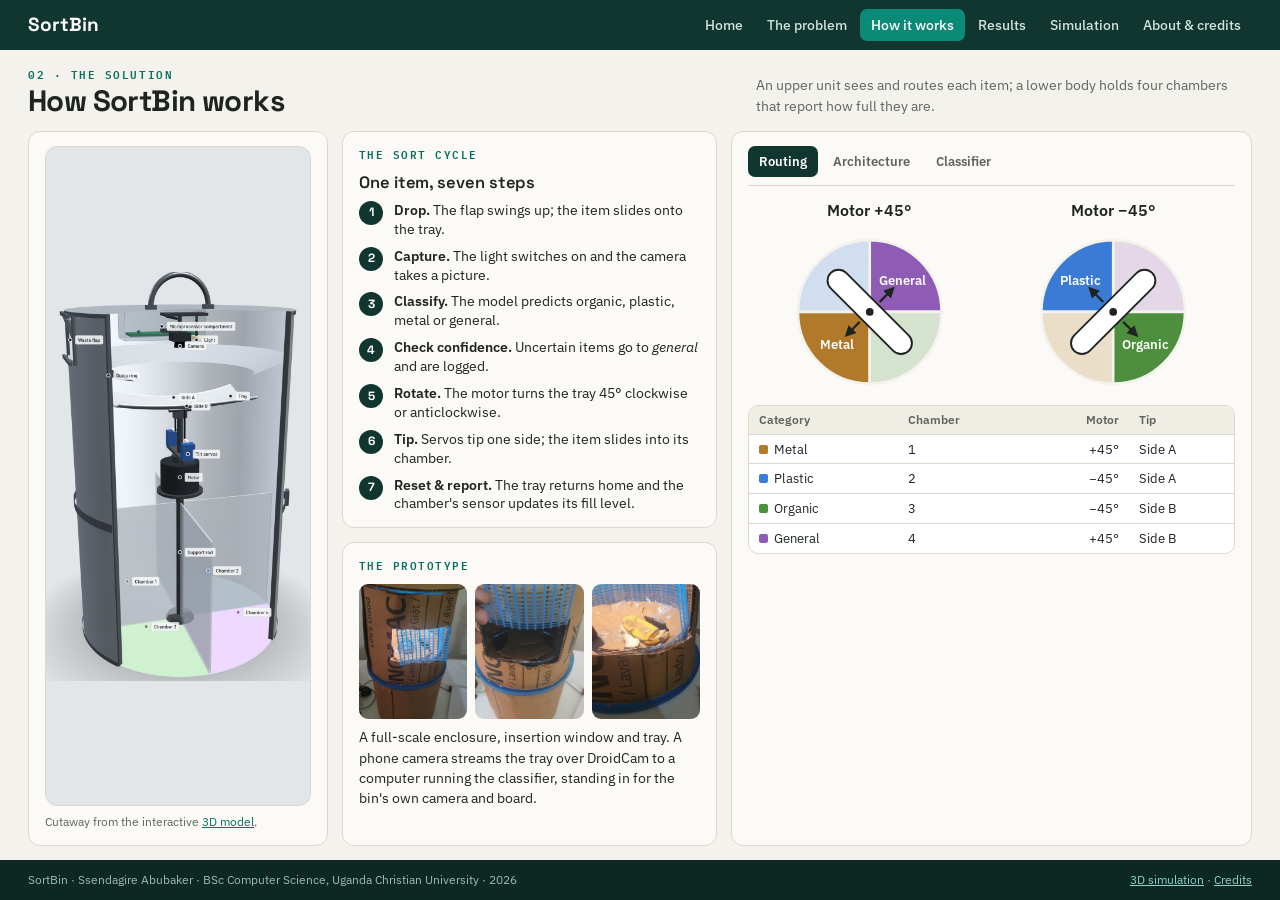
<file: solution.html>
<!doctype html>
<html lang="en">
<head>
<meta charset="utf-8">
<meta name="viewport" content="width=device-width, initial-scale=1">
<title>How it works · SortBin</title>
<meta name="description" content="How SortBin classifies, routes and monitors waste.">
<link rel="icon" href="data:image/svg+xml,<svg viewBox='0 0 32 32' xmlns='http://www.w3.org/2000/svg'><rect x='5' y='4' width='22' height='26' rx='5' fill='%230b8a78'/><circle cx='12' cy='13' r='3.2' fill='%234d8f3c' stroke='%23fff' stroke-width='1.2'/><circle cx='20' cy='13' r='3.2' fill='%233a7bd5' stroke='%23fff' stroke-width='1.2'/><circle cx='12' cy='21' r='3.2' fill='%23b07a2a' stroke='%23fff' stroke-width='1.2'/><circle cx='20' cy='21' r='3.2' fill='%238e5bb5' stroke='%23fff' stroke-width='1.2'/></svg>">
<link rel="preconnect" href="https://fonts.googleapis.com"><link rel="preconnect" href="https://fonts.gstatic.com" crossorigin><link href="https://fonts.googleapis.com/css2?family=IBM+Plex+Mono:wght@500;600&family=IBM+Plex+Sans:ital,wght@0,400;0,500;0,600;1,400&family=Space+Grotesk:wght@500;600;700&display=swap" rel="stylesheet">
<link rel="stylesheet" href="style.css">
</head>
<body class="fit">
<header class="nav"><div class="in">
  <a class="brand" href="index.html">SortBin</a>
  <nav class="links" aria-label="Main"><a href="index.html">Home</a><a href="problem.html">The problem</a><a href="solution.html" aria-current="page">How it works</a><a href="results.html">Results</a><a href="simulation.html">Simulation</a><a href="about.html">About & credits</a></nav>
</div></header>
<main>
<div class="titlebar"><div><div class="eyebrow">02 · The solution</div><h1>How SortBin works</h1></div><p class="lead">An upper unit sees and routes each item; a lower body holds four chambers that report how full they are.</p></div>
<div class="grid cols-sol">
  <figure class="panel"><div class="cutfig"><img src="assets/sim_cutaway.jpg" alt="Labelled cutaway of the SortBin design" width="900" height="1394"></div>
    <figcaption>Cutaway from the interactive <a href="simulation.html">3D model</a>.</figcaption></figure>
  <div class="stack">
  <section class="panel">
    <div class="kick">The sort cycle</div><h2>One item, seven steps</h2>
    <ol class="steps">
      <li><span><b>Drop.</b> The flap swings up; the item slides onto the tray.</span></li>
      <li><span><b>Capture.</b> The light switches on and the camera takes a picture.</span></li>
      <li><span><b>Classify.</b> The model predicts organic, plastic, metal or general.</span></li>
      <li><span><b>Check confidence.</b> Uncertain items go to <i>general</i> and are logged.</span></li>
      <li><span><b>Rotate.</b> The motor turns the tray 45° clockwise or anticlockwise.</span></li>
      <li><span><b>Tip.</b> Servos tip one side; the item slides into its chamber.</span></li>
      <li><span><b>Reset &amp; report.</b> The tray returns home and the chamber's sensor updates its fill level.</span></li>
    </ol>
  </section>
  <section class="panel grow"><div class="kick">The prototype</div><div class="photos">
<img src="assets/proto_front.jpg" alt="SortBin prototype, front view" loading="lazy">
<img src="assets/proto_window.jpg" alt="Prototype insertion window opened" loading="lazy">
<img src="assets/proto_tray.jpg" alt="Banana peel on the prototype tray" loading="lazy"></div>
<p>A full-scale enclosure, insertion window and tray. A phone camera streams the tray over DroidCam to a computer running the classifier, standing in for the bin's own camera and board.</p>
</section>
  </div>
  <div class="panel grow" data-tabs><div class="tabs" role="tablist"><button role="tab" id="sol-t0" aria-controls="sol-p0" aria-selected="true">Routing</button><button role="tab" id="sol-t1" aria-controls="sol-p1" aria-selected="false" tabindex="-1">Architecture</button><button role="tab" id="sol-t2" aria-controls="sol-p2" aria-selected="false" tabindex="-1">Classifier</button></div><div class="tabpanel" role="tabpanel" id="sol-p0" aria-labelledby="sol-t0"><svg viewBox="0 0 760 316" class="chart" role="img" aria-label="Top view of tray routing to four chambers"><defs><marker id="ah" viewBox="0 0 10 10" refX="7" refY="5" markerWidth="5" markerHeight="5" orient="auto-start-reverse"><path d="M0,0 L10,5 L0,10 z" fill="#1d2421"/></marker></defs><text x="190" y="34" text-anchor="middle" class="grp">Motor +45°</text><path d="M190,184 L302.0,184.0 A112,112 0 0 0 190.0,72.0 Z" fill="#8e5bb5" fill-opacity="1" stroke="#f4f2ec" stroke-width="4"/><text x="240.7" y="141.3" text-anchor="middle" class="qlab">General</text><path d="M190,184 L190.0,72.0 A112,112 0 0 0 78.0,184.0 Z" fill="#3a7bd5" fill-opacity="0.22" stroke="#f4f2ec" stroke-width="4"/><path d="M190,184 L78.0,184.0 A112,112 0 0 0 190.0,296.0 Z" fill="#b07a2a" fill-opacity="1" stroke="#f4f2ec" stroke-width="4"/><text x="139.3" y="242.7" text-anchor="middle" class="qlab">Metal</text><path d="M190,184 L190.0,296.0 A112,112 0 0 0 302.0,184.0 Z" fill="#4d8f3c" fill-opacity="0.22" stroke="#f4f2ec" stroke-width="4"/><rect x="104" y="167" width="172" height="34" rx="17" fill="#fff" stroke="#1d2421" stroke-width="3" transform="rotate(45 190 184)"/><line x1="174.4" y1="199.6" x2="154.6" y2="219.4" stroke="#1d2421" stroke-width="3.5" marker-end="url(#ah)"/><line x1="205.6" y1="168.4" x2="225.4" y2="148.6" stroke="#1d2421" stroke-width="3.5" marker-end="url(#ah)"/><circle cx="190" cy="184" r="6" fill="#1d2421"/><text x="570" y="34" text-anchor="middle" class="grp">Motor −45°</text><path d="M570,184 L682.0,184.0 A112,112 0 0 0 570.0,72.0 Z" fill="#8e5bb5" fill-opacity="0.22" stroke="#f4f2ec" stroke-width="4"/><path d="M570,184 L570.0,72.0 A112,112 0 0 0 458.0,184.0 Z" fill="#3a7bd5" fill-opacity="1" stroke="#f4f2ec" stroke-width="4"/><text x="519.3" y="141.3" text-anchor="middle" class="qlab">Plastic</text><path d="M570,184 L458.0,184.0 A112,112 0 0 0 570.0,296.0 Z" fill="#b07a2a" fill-opacity="0.22" stroke="#f4f2ec" stroke-width="4"/><path d="M570,184 L570.0,296.0 A112,112 0 0 0 682.0,184.0 Z" fill="#4d8f3c" fill-opacity="1" stroke="#f4f2ec" stroke-width="4"/><text x="620.7" y="242.7" text-anchor="middle" class="qlab">Organic</text><rect x="484" y="167" width="172" height="34" rx="17" fill="#fff" stroke="#1d2421" stroke-width="3" transform="rotate(-45 570 184)"/><line x1="554.4" y1="168.4" x2="534.6" y2="148.6" stroke="#1d2421" stroke-width="3.5" marker-end="url(#ah)"/><line x1="585.6" y1="199.6" x2="605.4" y2="219.4" stroke="#1d2421" stroke-width="3.5" marker-end="url(#ah)"/><circle cx="570" cy="184" r="6" fill="#1d2421"/></svg><div class="tablewrap"><table>
<thead><tr><th>Category</th><th>Chamber</th><th class="num">Motor</th><th>Tip</th></tr></thead><tbody>
<tr><td><span class="dot" style="--c:var(--metal)"></span>Metal</td><td>1</td><td class="num">+45°</td><td>Side A</td></tr>
<tr><td><span class="dot" style="--c:var(--plastic)"></span>Plastic</td><td>2</td><td class="num">−45°</td><td>Side A</td></tr>
<tr><td><span class="dot" style="--c:var(--organic)"></span>Organic</td><td>3</td><td class="num">−45°</td><td>Side B</td></tr>
<tr><td><span class="dot" style="--c:var(--general)"></span>General</td><td>4</td><td class="num">+45°</td><td>Side B</td></tr>
</tbody></table></div></div><div class="tabpanel" role="tabpanel" id="sol-p1" aria-labelledby="sol-t1" hidden><svg viewBox="0 0 900 420" class="chart" role="img" aria-label="System architecture: camera and sensors feed a microprocessor that drives the motor, servos and companion app"><defs><marker id="arr" viewBox="0 0 10 10" refX="8" refY="5" markerWidth="7" markerHeight="7" orient="auto-start-reverse"><path d="M0,0 L10,5 L0,10 z" fill="#1d2421"/></marker></defs><rect x="10" y="50" width="230" height="90" rx="12" fill="#fbfaf6" stroke="#d9d5cb" stroke-width="2"/><text x="125.0" y="88.0" text-anchor="middle" class="dhead">Camera + light</text><text x="125.0" y="114.0" text-anchor="middle" class="dsub">faces the tray</text><rect x="10" y="280" width="230" height="90" rx="12" fill="#fbfaf6" stroke="#d9d5cb" stroke-width="2"/><text x="125.0" y="318.0" text-anchor="middle" class="dhead">Ultrasonic sensors ×4</text><text x="125.0" y="344.0" text-anchor="middle" class="dsub">one per chamber</text><rect x="335" y="110" width="240" height="200" rx="12" fill="#10362f" stroke="#10362f" stroke-width="2"/><text x="455.0" y="177.0" text-anchor="middle" class="dhead" style="fill:#fff">Microprocessor</text><text x="455.0" y="203.0" text-anchor="middle" class="dsub" style="fill:#cfe2dd">MobileNetV2 (TFLite)</text><text x="455.0" y="229.0" text-anchor="middle" class="dsub" style="fill:#cfe2dd">confidence check</text><text x="455.0" y="255.0" text-anchor="middle" class="dsub" style="fill:#cfe2dd">fill-level logic</text><rect x="670" y="20" width="220" height="80" rx="12" fill="#fbfaf6" stroke="#d9d5cb" stroke-width="2"/><text x="780.0" y="53.0" text-anchor="middle" class="dhead">Motor</text><text x="780.0" y="79.0" text-anchor="middle" class="dsub">turns tray ±45°</text><rect x="670" y="130" width="220" height="80" rx="12" fill="#fbfaf6" stroke="#d9d5cb" stroke-width="2"/><text x="780.0" y="163.0" text-anchor="middle" class="dhead">2 servos</text><text x="780.0" y="189.0" text-anchor="middle" class="dsub">tip side A or B</text><rect x="670" y="270" width="220" height="120" rx="12" fill="#fbfaf6" stroke="#d9d5cb" stroke-width="2"/><text x="780.0" y="310.0" text-anchor="middle" class="dhead">Companion app</text><text x="780.0" y="336.0" text-anchor="middle" class="dsub">fill level per chamber</text><text x="780.0" y="362.0" text-anchor="middle" class="dsub">warn 75% · alert 90%</text><line x1="240" y1="95" x2="330" y2="170" stroke="#1d2421" stroke-width="2.5" marker-end="url(#arr)"/><text x="290" y="118" text-anchor="middle" class="dsub">image</text><line x1="240" y1="325" x2="330" y2="260" stroke="#1d2421" stroke-width="2.5" marker-end="url(#arr)"/><text x="292" y="312" text-anchor="middle" class="dsub">distance</text><line x1="575" y1="150" x2="665" y2="65" stroke="#1d2421" stroke-width="2.5" marker-end="url(#arr)"/><text x="612" y="92" text-anchor="middle" class="dsub">rotate</text><line x1="575" y1="190" x2="665" y2="170" stroke="#1d2421" stroke-width="2.5" marker-end="url(#arr)"/><text x="620" y="168" text-anchor="middle" class="dsub">tilt</text><line x1="575" y1="270" x2="665" y2="325" stroke="#1d2421" stroke-width="2.5" marker-end="url(#arr)"/><text x="614" y="318" text-anchor="middle" class="dsub">Wi-Fi</text></svg><div class="row3">
<div class="mini"><h3>Edge inference</h3><p>The model runs on the bin's own microprocessor, so sorting needs no internet.</p></div>
<div class="mini"><h3>Fill level</h3><p>fill = (H − d) / H × 100%, the median of several ultrasonic readings.</p></div>
<div class="mini"><h3>Wi-Fi</h3><p>Readings are stored during outages and sent when the connection returns.</p></div></div></div><div class="tabpanel" role="tabpanel" id="sol-p2" aria-labelledby="sol-t2" hidden><div class="row4">
<div class="mini" style="border-top:4px solid var(--organic)"><h3>Organic</h3><p>food &amp; garden waste</p></div>
<div class="mini" style="border-top:4px solid var(--plastic)"><h3>Plastic</h3><p>bottles, wrappers, pens</p></div>
<div class="mini" style="border-top:4px solid var(--metal)"><h3>Metal</h3><p>cans, lids, foil</p></div>
<div class="mini" style="border-top:4px solid var(--general)"><h3>General</h3><p>paper, card, glass, textiles</p></div></div>
<p><b>Data.</b> RealWaste (4,752), the Garbage Dataset and TrashNet (2,527), mapped to four classes. MD5 de-duplication; General capped at 1,500 per source. Batteries excluded.</p>
<p><b>Model.</b> MobileNetV2, ImageNet weights, 224 × 224 input, pooling + dropout + 4-way softmax, class-weighted loss.</p>
<p><b>Training.</b> Stage 1 trains the head with the backbone frozen (Adam, 10⁻³); stage 2 fine-tunes the top layers (3 × 10⁻⁵). Batch 32, early stopping, seed 42, Google Colab.</p>
<div class="row2"><div class="mini" style="border-left:4px solid var(--v1)"><h3>V1 · public data only</h3><p>Tested on all of RealWaste, unseen.</p></div>
<div class="mini" style="border-left:4px solid var(--v2)"><h3>V2 · + real-world images</h3><p>Half of RealWaste in training; tested on the other half.</p></div></div></div></div>
</div>

</main>
<footer class="site"><div class="in">
  <span>SortBin · Ssendagire Abubaker · BSc Computer Science, Uganda Christian University · 2026</span>
  <span><a href="simulation.html">3D simulation</a> · <a href="about.html">Credits</a></span>
</div></footer>
<script>
document.querySelectorAll('[data-tabs]').forEach(function(g){
  var btns=[].slice.call(g.querySelectorAll('[role=tab]'));
  btns.forEach(function(b,i){
    b.addEventListener('click',function(){select(i)});
    b.addEventListener('keydown',function(e){
      if(e.key==='ArrowRight'){select((i+1)%btns.length);btns[(i+1)%btns.length].focus()}
      if(e.key==='ArrowLeft'){select((i-1+btns.length)%btns.length);btns[(i-1+btns.length)%btns.length].focus()}
    });
  });
  function select(i){btns.forEach(function(x,j){x.setAttribute('aria-selected',j===i);x.tabIndex=j===i?0:-1;
    document.getElementById(x.getAttribute('aria-controls')).hidden=j!==i;});}
});
</script>
</body>
</html>
</file>
<file: style.css>
/* SortBin project site: compact "one screen per page" layout, poster design tokens */
:root{
  --paper:#f4f2ec; --card:#fbfaf6; --ink:#1d2421; --muted:#5d6560; --line:#dcd8ce;
  --head:#10362f; --head2:#0b2822; --accent:#0b8a78; --accent-ink:#08705f; --accent-soft:#dcefeb; --mint:#8fd3c6;
  --v1:#c4842f; --v2:#0b8a78;
  --organic:#4d8f3c; --plastic:#3a7bd5; --metal:#b07a2a; --general:#8e5bb5;
  --nav-h:50px; --foot-h:40px; --gap:14px; --r:12px;
}
*{box-sizing:border-box;margin:0;padding:0}
html,body{height:100%}
body{background:var(--paper);color:var(--ink);font-family:"IBM Plex Sans",system-ui,sans-serif;font-size:14.5px;line-height:1.5;-webkit-text-size-adjust:100%;display:flex;flex-direction:column}
img,video{max-width:100%;height:auto;display:block}
a{color:var(--accent-ink)}
a:hover{color:var(--head)}
:focus-visible{outline:3px solid var(--accent);outline-offset:2px;border-radius:4px}
b,strong{font-weight:600}

/* nav */
.nav{background:var(--head);flex:none;position:sticky;top:0;z-index:20}
.nav .in{max-width:1440px;margin:0 auto;padding:0 28px;height:var(--nav-h);display:flex;align-items:center;gap:24px}
.brand{display:flex;align-items:center;gap:9px;color:#fff;text-decoration:none;font-family:"Space Grotesk",sans-serif;font-weight:700;font-size:19px;flex:none}
.brand:hover{color:#fff}
.brand svg{width:24px;height:24px}
.links{display:flex;gap:2px;overflow-x:auto;scrollbar-width:none;margin-left:auto}
.links::-webkit-scrollbar{display:none}
.links a{color:#cfe2dd;text-decoration:none;font-size:13.5px;font-weight:500;padding:6px 11px;border-radius:7px;white-space:nowrap}
.links a:hover{background:#1d4a41;color:#fff}
.links a[aria-current="page"]{background:var(--accent);color:#fff}

/* page frame */
main{flex:1 0 auto;width:100%;max-width:1440px;margin:0 auto;padding:16px 28px 14px;display:flex;flex-direction:column;gap:var(--gap)}
.titlebar{display:flex;align-items:flex-end;justify-content:space-between;gap:24px;flex-wrap:wrap}
.eyebrow{font-family:"IBM Plex Mono",monospace;font-size:11px;letter-spacing:.14em;text-transform:uppercase;color:var(--accent-ink);font-weight:600}
h1{font-family:"Space Grotesk",sans-serif;font-weight:700;letter-spacing:-.02em;line-height:1.08;font-size:clamp(24px,2.3vw,32px);margin-top:3px;text-wrap:balance}
h1 em{font-style:normal;color:var(--accent)}
.titlebar .lead{max-width:62ch;color:var(--muted);font-size:14px}
h2{font-family:"Space Grotesk",sans-serif;font-size:16.5px;line-height:1.2;font-weight:600;letter-spacing:-.005em}
h3{font-size:14px;font-weight:600;line-height:1.3}
.kick{font-family:"IBM Plex Mono",monospace;font-size:10.5px;letter-spacing:.14em;text-transform:uppercase;color:var(--accent-ink);font-weight:600;margin-bottom:3px}
p + p{margin-top:8px}
.muted{color:var(--muted)}
.small{font-size:12.5px;line-height:1.45}
cite{font-style:normal;color:var(--muted);font-size:.85em}

/* grids */
.grid{display:grid;gap:var(--gap);flex:1;min-height:0}
.cols-home{grid-template-columns:1.35fr minmax(0,330px) minmax(0,300px)}
.cols-3{grid-template-columns:1fr 1fr 1fr}
.cols-sol{grid-template-columns:minmax(0,300px) minmax(0,.9fr) minmax(0,1.25fr)}
.cols-res{grid-template-columns:minmax(0,1.15fr) minmax(0,290px) minmax(0,1fr)}
.cols-about{grid-template-columns:.85fr 1fr 1.15fr;align-items:start}
.cols-about .refs{font-size:13px;gap:10px}
.stack{display:flex;flex-direction:column;gap:var(--gap);min-height:0}
.row2{display:grid;grid-template-columns:1fr 1fr;gap:10px}
.row3{display:grid;grid-template-columns:repeat(3,1fr);gap:10px}
.row4{display:grid;grid-template-columns:repeat(4,1fr);gap:10px}

/* panels */
.panel{background:var(--card);border:1px solid var(--line);border-radius:var(--r);padding:14px 16px;display:flex;flex-direction:column;gap:8px;min-height:0}
.panel.dark{background:var(--head);border-color:var(--head);color:#fff}
.panel.dark .kick{color:var(--mint)}
.panel.dark .muted{color:#b9cfc9}
.panel.flush{padding:0;overflow:hidden}
.panel.grow{flex:1}
.panel p{font-size:13.5px}
.mini{background:var(--paper);border:1px solid var(--line);border-radius:10px;padding:9px 11px}
.mini p{font-size:12.5px;line-height:1.4;color:var(--muted)}
.id{font-family:"IBM Plex Mono",monospace;font-weight:600;font-size:11px;background:var(--head);color:#fff;border-radius:5px;padding:2px 7px;display:inline-block;margin-right:6px;vertical-align:1px}
.id.o{background:transparent;color:var(--accent-ink);border:1.5px solid var(--accent)}

/* hero (home) */
.hero{flex:1;background:var(--head);color:#fff;border-radius:16px;padding:26px 28px;display:flex;flex-direction:column;gap:14px;justify-content:center}
.hero .eyebrow{color:var(--mint)}
.hero h1{font-size:clamp(28px,3.1vw,44px);color:#fff}
.hero h1 em{color:var(--mint)}
.hero .lead{color:#d7e6e2;font-size:15px;max-width:58ch}
.btns{display:flex;gap:10px;flex-wrap:wrap}
.btn{display:inline-flex;align-items:center;gap:6px;padding:9px 15px;border-radius:9px;font-weight:600;text-decoration:none;font-size:13.5px}
.btn.primary{background:var(--accent);color:#fff}
.btn.primary:hover{background:#0a7b6b;color:#fff}
.btn.ghost{border:1.5px solid #3f7065;color:#fff}
.btn.ghost:hover{border-color:var(--mint);color:#fff}
.kn{display:grid;grid-template-columns:repeat(4,1fr);gap:0;border-top:1px solid #285247;padding-top:14px}
.kn div{padding-right:10px}
.kn .n{font-family:"Space Grotesk",sans-serif;font-size:26px;font-weight:700;line-height:1;letter-spacing:-.02em}
.kn .t{font-size:11.5px;color:#b9cfc9;margin-top:5px;line-height:1.35}
a.card{text-decoration:none;color:inherit;transition:border-color .15s}
a.card:hover{border-color:var(--accent)}
a.card .more{color:var(--accent-ink);font-weight:600;font-size:12.5px;margin-top:auto}

/* stats */
.stat .n{font-family:"Space Grotesk",sans-serif;font-size:26px;font-weight:700;line-height:1;letter-spacing:-.02em;color:var(--head);white-space:nowrap}
.stat .n small{font-size:15px}
.stat p{font-size:11.5px!important;line-height:1.35;color:var(--muted);margin-top:5px}

/* lists */
ul.dots{list-style:none;display:flex;flex-direction:column;gap:5px}
ul.dots li{padding-left:18px;position:relative;font-size:13.5px}
ul.dots li::before{content:"";position:absolute;left:1px;top:.55em;width:8px;height:8px;border-radius:2px;background:var(--accent)}
ol.steps{list-style:none;counter-reset:s;display:flex;flex-direction:column;gap:8px}
ol.steps li{counter-increment:s;display:grid;grid-template-columns:26px 1fr;gap:9px;align-items:start;font-size:13.5px;line-height:1.4}
ol.steps li::before{content:counter(s);width:24px;height:24px;border-radius:50%;background:var(--head);color:#fff;font-family:"Space Grotesk",sans-serif;font-weight:700;display:flex;align-items:center;justify-content:center;font-size:12px}
ol.refs{list-style:none;display:flex;flex-direction:column;gap:6px;font-size:12px;line-height:1.42}
ol.refs li{display:grid;grid-template-columns:30px 1fr;gap:4px}
ol.refs li span:first-child{color:var(--muted);font-family:"IBM Plex Mono",monospace;font-size:11px;padding-top:1px}
.scroll{overflow:auto;min-height:0;flex:1;padding-right:6px}

/* figures & charts */
figure{display:flex;flex-direction:column;gap:6px;min-height:0}
figcaption{font-size:12px;line-height:1.4;color:var(--muted)}
figcaption b{color:var(--ink)}
.chart{width:100%;height:auto;display:block;font-family:"IBM Plex Sans",sans-serif;overflow:visible}
.chart .ax{font-size:21px;fill:var(--muted)}
.chart .val{font-size:28px;font-weight:600;fill:var(--ink)}
.chart .valsm{font-size:24px;font-weight:600;fill:var(--muted)}
.chart .valsm.v2{fill:var(--ink)}
.chart .grp{font-size:25px;font-weight:600;fill:var(--ink)}
.chart .leg{font-size:23px;fill:var(--ink)}
.chart .ann{font-size:28px;font-weight:700;fill:var(--ink);font-family:"Space Grotesk",sans-serif}
.chart .pnum{font-family:"Space Grotesk",sans-serif;font-size:40px;font-weight:700}
.chart .plab{font-size:24px;font-weight:600}
.chart .psub{font-size:20px;opacity:.85}
.chart .qlab{font-size:21px;font-weight:600;fill:#fff}
.chart .dlab{font-size:19px;fill:var(--ink)}
.chart .dsub{font-size:15px;fill:var(--muted)}
.chart .dhead{font-size:19px;font-weight:600;fill:var(--ink);font-family:"Space Grotesk",sans-serif}
.cutfig{background:#e2e6e9;border-radius:var(--r);overflow:hidden;border:1px solid var(--line);display:flex;align-items:center;justify-content:center;min-height:0;flex:1}
.cutfig img{max-height:100%;width:auto;object-fit:contain}
.photos{display:grid;grid-template-columns:repeat(3,1fr);gap:8px}
.photos img{border-radius:9px;aspect-ratio:.8;object-fit:cover;width:100%}
.live{display:grid;grid-template-columns:1fr 1fr;gap:8px}
.live img{border-radius:8px;border:1px solid var(--line);width:100%}
.tag{display:flex;align-items:center;gap:6px;font-size:12px;font-weight:600;margin-top:3px}
.tag i{width:9px;height:9px;border-radius:2px;background:var(--c);flex:none}
.tag span{font-weight:400;color:var(--muted)}

/* video */
.vid{background:#0b2822;border-radius:var(--r);overflow:hidden;display:flex;align-items:center;justify-content:center;min-height:0;flex:1}
.vid video{max-height:100%;width:auto;max-width:100%}
.vidcap{font-size:12px;color:var(--muted);line-height:1.4}

/* callout */
.callout{background:var(--accent-soft);border-radius:10px;padding:10px 14px;display:flex;gap:14px;align-items:center}
.callout .n{font-family:"Space Grotesk",sans-serif;font-size:26px;font-weight:700;color:var(--head);line-height:1;white-space:nowrap}
.callout p{font-size:12.5px!important;line-height:1.4}
.keyline{display:flex;align-items:baseline;gap:10px;flex-wrap:wrap}
.keyline .big{font-family:"Space Grotesk",sans-serif;font-size:34px;font-weight:700;line-height:1;color:var(--head);letter-spacing:-.02em}

/* tabs */
.tabs{display:flex;gap:4px;flex-wrap:wrap;border-bottom:1px solid var(--line);padding-bottom:8px}
.tabs button{font:inherit;font-size:12.5px;font-weight:600;color:var(--muted);background:transparent;border:1px solid transparent;border-radius:7px;padding:5px 10px;cursor:pointer}
.tabs button:hover{background:var(--paper);color:var(--ink)}
.tabs button[aria-selected="true"]{background:var(--head);color:#fff}
.tabpanel{display:flex;flex-direction:column;gap:9px;min-height:0;flex:1;overflow:auto}
.tabpanel[hidden]{display:none}

/* tables */
.tablewrap{overflow-x:auto;border:1px solid var(--line);border-radius:10px;background:#fff}
table{border-collapse:collapse;width:100%;font-size:12.5px}
caption{caption-side:bottom;text-align:left;padding:6px 10px;font-size:11.5px;color:var(--muted)}
th,td{padding:5px 10px;text-align:left;border-bottom:1px solid var(--line);white-space:nowrap}
th{font-weight:600;font-size:11.5px;color:var(--muted);background:#f0ede5}
td.num,th.num{text-align:right;font-variant-numeric:tabular-nums}
tr:last-child td{border-bottom:0}
tr.hl td{background:var(--accent-soft);font-weight:600}
.dot{display:inline-block;width:9px;height:9px;border-radius:2px;margin-right:6px;background:var(--c)}

/* status */
.st{display:flex;gap:10px;justify-content:space-between;align-items:flex-start;border:1px solid var(--line);border-radius:10px;padding:8px 11px;background:#fff}
.st p{font-size:12px!important;color:var(--muted)}
.badge{font-family:"IBM Plex Mono",monospace;font-weight:600;font-size:10px;letter-spacing:.08em;border-radius:5px;padding:3px 7px;flex:none}
.b-ok{background:var(--accent);color:#fff}
.b-built{background:#2f5a51;color:#fff}
.b-next{color:var(--head);border:1.5px solid var(--head);padding:2px 6px}

.chips{display:flex;flex-wrap:wrap;gap:5px}
.chip{font-family:"IBM Plex Mono",monospace;font-size:11px;background:var(--paper);border:1px solid var(--line);border-radius:6px;padding:3px 8px}
.panel.dark .chip{background:#1d3f38;border-color:#285247;color:#e3efec}

/* simulation */
.simframe{width:100%;flex:1;min-height:420px;border:1px solid var(--line);border-radius:var(--r);background:#e2e6e9;display:block}

/* footer */
footer.site{flex:none;background:var(--head2);color:#9fbab3;font-size:12px}
footer.site .in{max-width:1440px;margin:0 auto;padding:0 28px;min-height:var(--foot-h);display:flex;gap:18px;align-items:center;justify-content:space-between;flex-wrap:wrap}
footer.site a{color:var(--mint)}

/* desktop: one screen per page */
@media (min-width:1101px) and (min-height:680px){
  body.fit main{flex:none;height:calc(100vh - var(--nav-h) - var(--foot-h));overflow:auto;min-height:0}
}

/* short laptop screens (e.g. 1366x768): tighten spacing so pages still fit */
@media (min-width:1101px) and (max-height:820px){
  :root{--gap:10px}
  main{padding:10px 24px 10px}
  .titlebar .lead{font-size:13px}
  h1{font-size:24px}
  .panel{padding:10px 13px;gap:6px}
  ol.steps{gap:5px}
  ol.steps li{font-size:13px}
  .photos img{aspect-ratio:1}
  .callout{padding:7px 12px}
}

/* tablet & phone: normal scrolling, single column */
@media (max-width:1100px){
  .cols-home,.cols-3,.cols-sol,.cols-res,.cols-about{grid-template-columns:minmax(0,1fr) minmax(0,1fr)}
  .cols-home > :first-child,.cols-res > :first-child{grid-column:1 / -1}
  .cutfig img,.vid video{max-height:70vh}
}
@media (max-width:720px){
  main{padding:14px 16px}
  .nav .in,footer.site .in{padding:0 16px}
  .nav .in{gap:12px}
  .brand span{display:none}
  .cols-home,.cols-3,.cols-sol,.cols-res,.cols-about{grid-template-columns:minmax(0,1fr)}
  .grid{flex:none}
  .row4{grid-template-columns:1fr 1fr}
  .row3{grid-template-columns:1fr}
  .kn{grid-template-columns:1fr 1fr;row-gap:12px}
  footer.site .in{padding-top:10px;padding-bottom:10px}
}
</file>
